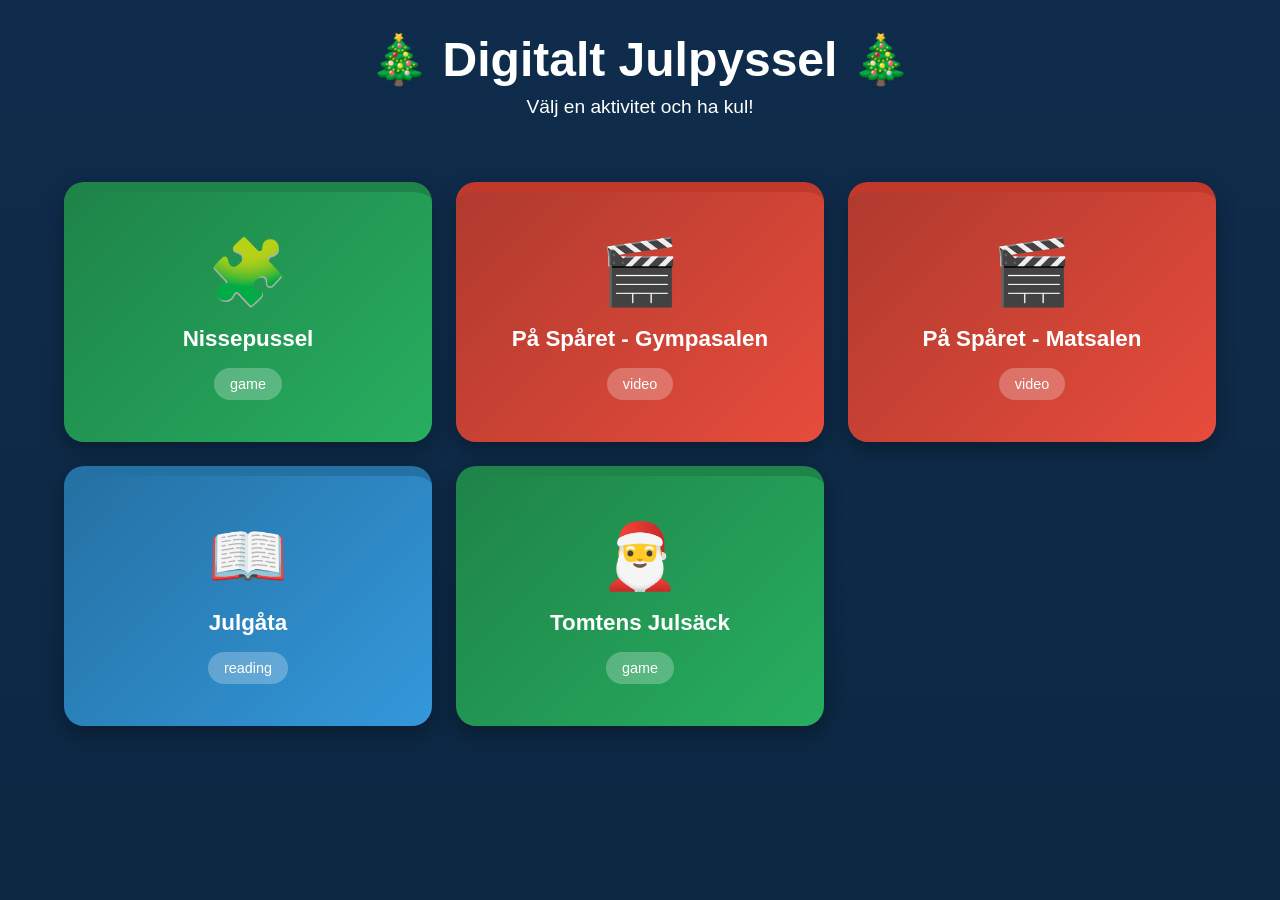
<file: index.html>
<!DOCTYPE html>
<html lang="sv">
<head>
    <meta charset="UTF-8">
    <meta name="viewport" content="width=device-width, initial-scale=1.0">
    <title>Digitalt Julpyssel</title>

    <link rel="stylesheet" href="css/style.css">
</head>
<body>

    <!-- Snöeffekt -->
    <div id="snow-container"></div>

    <header class="hero">
        <h1>🎄 Digitalt Julpyssel 🎄</h1>
        <p>Välj en aktivitet och ha kul!</p>
    </header>

    <main>
        <section id="activity-grid" class="activity-grid">
            <!-- Skapas automatiskt med JavaScript -->
        </section>
    </main>

    <!-- Modal -->
    <div id="modal" class="modal hidden">

        <div class="modal-content">

            <button id="closeModal" class="close-btn">
                ✖ Stäng
            </button>

            <div id="modal-body">
                <!-- Innehåll laddas här -->
            </div>

        </div>

    </div>

    <script src="js/app.js"></script>

</body>
</html>
</file>
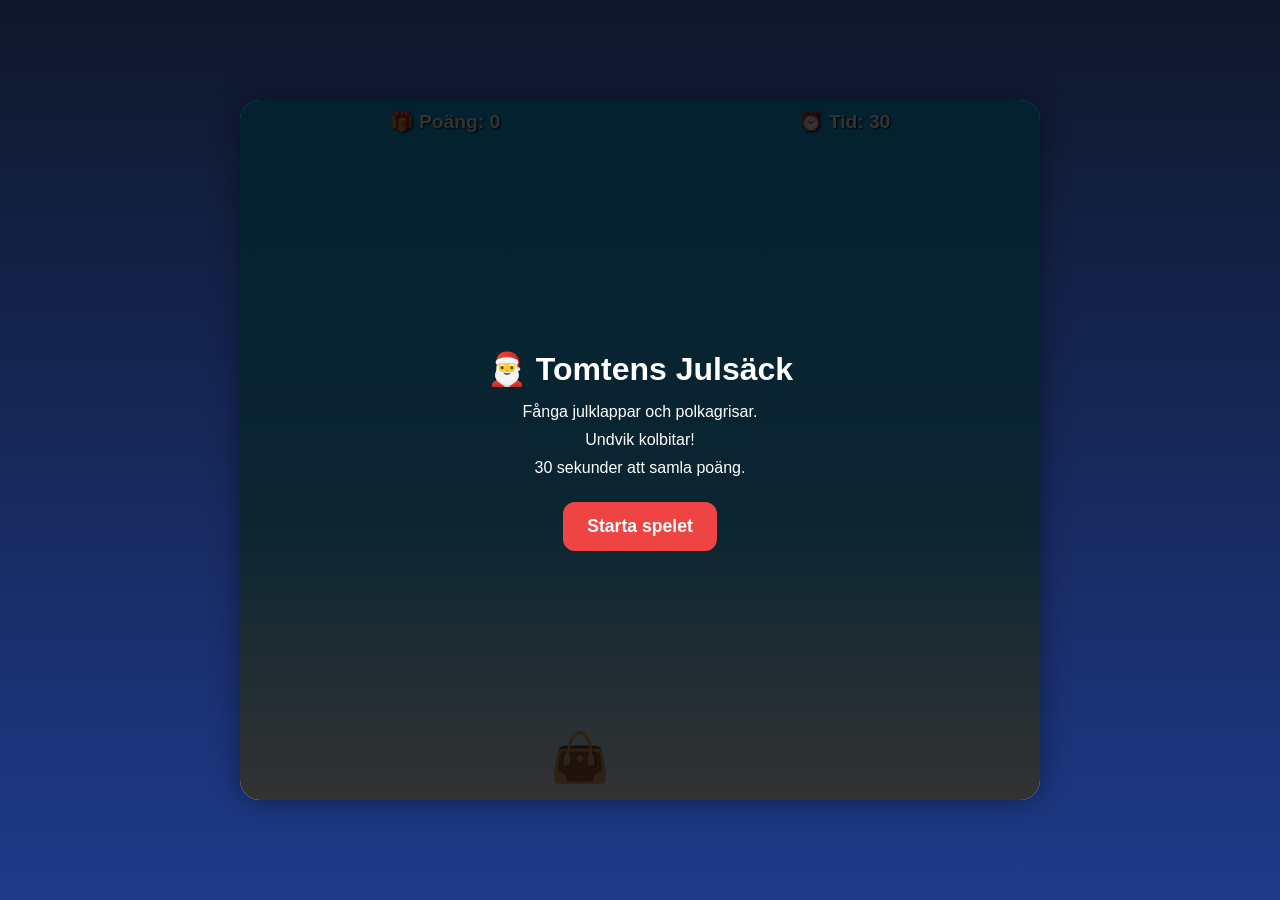
<file: games/julsacken.html>
<!DOCTYPE html>
<html lang="sv">
<head>
<meta charset="UTF-8">
<meta name="viewport" content="width=device-width, initial-scale=1.0">

<title>Tomtens Julsäck</title>

<style>
*{
    box-sizing:border-box;
    margin:0;
    padding:0;
}

body{
    font-family: "Segoe UI", sans-serif;
    background: linear-gradient(to bottom, #0f172a, #1e3a8a);
    display:flex;
    justify-content:center;
    align-items:center;
    min-height:100vh;
    overflow:hidden;
}

#game{
    width:min(95vw, 800px);
    height:min(85vh, 700px);
    background:
        linear-gradient(to bottom,
        #0ea5e9 0%,
        #38bdf8 60%,
        #ffffff 100%);
    border-radius:20px;
    position:relative;
    overflow:hidden;
    box-shadow:0 0 30px rgba(0,0,0,0.4);
}

#hud{
    position:absolute;
    top:10px;
    left:0;
    right:0;
    display:flex;
    justify-content:space-around;
    z-index:10;
    font-size:1.2rem;
    font-weight:bold;
    color:#fff;
    text-shadow:1px 1px 2px #000;
}

#player{
    position:absolute;
    bottom:15px;
    width:80px;
    height:55px;
    font-size:3rem;
    display:flex;
    justify-content:center;
    align-items:center;
    user-select:none;
}

.item{
    position:absolute;
    width:50px;
    height:50px;
    font-size:2rem;
    display:flex;
    justify-content:center;
    align-items:center;
}

.message{
    position:absolute;
    font-size:1.5rem;
    font-weight:bold;
    pointer-events:none;
    animation:pop 0.8s forwards;
}

.good{
    color:green;
}

.bad{
    color:red;
}

@keyframes pop{
    0%{
        opacity:1;
        transform:translateY(0);
    }
    100%{
        opacity:0;
        transform:translateY(-50px);
    }
}

#startScreen,
#endScreen{
    position:absolute;
    inset:0;
    background:rgba(0,0,0,0.8);
    color:white;
    display:flex;
    flex-direction:column;
    justify-content:center;
    align-items:center;
    text-align:center;
    padding:20px;
    z-index:20;
}

h1{
    margin-bottom:15px;
}

p{
    margin-bottom:10px;
}

button{
    padding:14px 24px;
    border:none;
    border-radius:12px;
    cursor:pointer;
    font-size:1.1rem;
    font-weight:bold;
    background:#ef4444;
    color:white;
    margin-top:15px;
}

button:hover{
    background:#dc2626;
}

#snow{
    position:absolute;
    inset:0;
    pointer-events:none;
}

.snowflake{
    position:absolute;
    color:white;
    opacity:0.8;
    animation:snowfall linear forwards;
}

@keyframes snowfall{
    from{
        transform:translateY(-20px);
    }
    to{
        transform:translateY(800px);
    }
}
</style>
</head>
<body>

<div id="game">

    <div id="hud">
        <div>🎁 Poäng: <span id="score">0</span></div>
        <div>⏰ Tid: <span id="time">30</span></div>
    </div>

    <div id="snow"></div>

    <div id="player">👜</div>

    <div id="startScreen">
        <h1>🎅 Tomtens Julsäck</h1>
        <p>Fånga julklappar och polkagrisar.</p>
        <p>Undvik kolbitar!</p>
        <p>30 sekunder att samla poäng.</p>
        <button id="startBtn">Starta spelet</button>
    </div>

    <div id="endScreen" style="display:none;">
        <h1>🎄 Tiden är ute!</h1>
        <h2>Poäng: <span id="finalScore"></span></h2>
        <button id="restartBtn">Spela igen</button>
    </div>

</div>

<script>
const game = document.getElementById("game");
const player = document.getElementById("player");
const scoreEl = document.getElementById("score");
const timeEl = document.getElementById("time");

const startScreen = document.getElementById("startScreen");
const endScreen = document.getElementById("endScreen");
const finalScore = document.getElementById("finalScore");

let score = 0;
let timeLeft = 30;
let gameRunning = false;

let playerX = 300;

const items = [];

function updatePlayer() {
    player.style.left = playerX + "px";
}

function spawnItem() {

    const types = [
        { emoji: "🎁", points: 10 },
        { emoji: "🍭", points: 5 },
        { emoji: "🪨", points: -10 }
    ];

    const type = types[Math.floor(Math.random() * types.length)];

    const item = document.createElement("div");
    item.className = "item";
    item.textContent = type.emoji;

    const x = Math.random() * (game.clientWidth - 50);

    item.style.left = x + "px";
    item.style.top = "-50px";

    game.appendChild(item);

    items.push({
        element: item,
        x: x,
        y: -50,
        points: type.points
    });
}

function gameLoop() {

    if (!gameRunning) return;

    for (let i = items.length - 1; i >= 0; i--) {

        const item = items[i];

        item.y += 4;

        item.element.style.top = item.y + "px";

        const playerRect = player.getBoundingClientRect();
        const itemRect = item.element.getBoundingClientRect();

        const hit =
            playerRect.left < itemRect.right &&
            playerRect.right > itemRect.left &&
            playerRect.top < itemRect.bottom &&
            playerRect.bottom > itemRect.top;

        if (hit) {

            score += item.points;
            scoreEl.textContent = score;

            item.element.remove();
            items.splice(i, 1);

            continue;
        }

        if (item.y > game.clientHeight) {

            item.element.remove();
            items.splice(i, 1);
        }
    }

    requestAnimationFrame(gameLoop);
}

function startGame() {

    score = 0;
    timeLeft = 30;

    scoreEl.textContent = score;
    timeEl.textContent = timeLeft;

    startScreen.style.display = "none";
    endScreen.style.display = "none";

    gameRunning = true;

    const spawnInterval = setInterval(() => {

        if (gameRunning) {
            spawnItem();
        }

    }, 500);

    const timer = setInterval(() => {

        timeLeft--;

        timeEl.textContent = timeLeft;

        if (timeLeft <= 0) {

            gameRunning = false;

            clearInterval(timer);
            clearInterval(spawnInterval);

            finalScore.textContent = score;

            endScreen.style.display = "flex";
        }

    }, 1000);

    gameLoop();
}

document.getElementById("startBtn")
    .addEventListener("click", startGame);

document.getElementById("restartBtn")
    .addEventListener("click", startGame);

window.addEventListener("keydown", (e) => {

    if (!gameRunning) return;

    if (e.key === "ArrowLeft") {
        playerX -= 25;
    }

    if (e.key === "ArrowRight") {
        playerX += 25;
    }

    playerX = Math.max(
        0,
        Math.min(game.clientWidth - 80, playerX)
    );

    updatePlayer();
});

game.addEventListener("mousemove", (e) => {

    if (!gameRunning) return;

    const rect = game.getBoundingClientRect();

    playerX = e.clientX - rect.left - 40;

    playerX = Math.max(
        0,
        Math.min(game.clientWidth - 80, playerX)
    );

    updatePlayer();
});

game.addEventListener("touchmove", (e) => {

    if (!gameRunning) return;

    const touch = e.touches[0];
    const rect = game.getBoundingClientRect();

    playerX = touch.clientX - rect.left - 40;

    playerX = Math.max(
        0,
        Math.min(game.clientWidth - 80, playerX)
    );

    updatePlayer();
});

updatePlayer();
</script>
</body>
</html>
</file>
<file: css/style.css>
* {
    margin: 0;
    padding: 0;
    box-sizing: border-box;
}

:root {
    --bg-dark: #0b2742;
    --card-red: #c0392b;
    --card-green: #1e8449;
    --card-blue: #2471a3;
    --text-light: #ffffff;
    --shadow: rgba(0,0,0,0.25);
}

body {
    font-family: "Segoe UI", sans-serif;
    background:
        linear-gradient(
            180deg,
            #102c4c 0%,
            #0b2742 100%
        );

    color: white;

    min-height: 100vh;
}

header {
    text-align: center;
    padding: 2rem 1rem;
}

header h1 {
    font-size: 3rem;
}

header p {
    margin-top: .5rem;
    font-size: 1.2rem;
}

/* GRID */

#activity-grid {

    width: min(1300px, 95%);

    margin: 0 auto;

    display: grid;

    grid-template-columns:
        repeat(
            auto-fit,
            minmax(280px, 1fr)
        );

    gap: 1.5rem;

    padding: 2rem;
}

}

/* KORT */

.activity-card {
    background: white;

    color: #222;

    border-radius: 18px;

    padding: 1.5rem;

    text-align: center;

    cursor: pointer;

    transition:
        transform .25s ease,
        box-shadow .25s ease;

    box-shadow:
        0 6px 14px var(--shadow);

    min-height: 220px;

    display: flex;
    flex-direction: column;
    justify-content: center;
}

.activity-card:hover {
    transform:
        translateY(-8px)
        scale(1.02);

    box-shadow:
        0 12px 24px rgba(0,0,0,.35);
}

.activity-card .icon {
    font-size: 4rem;
    margin-bottom: 1rem;
}

.activity-card h3 {
    font-size: 1.3rem;
}

/* KATEGORIFÄRGER */

.activity-card.game {
    border-top: 10px solid var(--card-green);
}

.activity-card.video {
    border-top: 10px solid var(--card-red);
}

.activity-card.reading {
    border-top: 10px solid var(--card-blue);
}

/* RESPONSIVT */

@media (max-width: 768px) {

    header h1 {
        font-size: 2rem;
    }

    .activity-card {
        min-height: 180px;
    }
}

/* MODAL FÖRBEREDNING */

.hidden {
    display: none;
}
.activity-card {
    border: none;
    border-radius: 20px;

    min-height: 260px;

    padding: 1.5rem;

    cursor: pointer;

    color: white;

    display: flex;
    flex-direction: column;
    justify-content: center;
    align-items: center;

    text-align: center;

    transition: all .25s ease;

    box-shadow:
        0 8px 20px rgba(0,0,0,.3);
}

/* Färger beroende på typ */

.activity-card.game {
    background:
        linear-gradient(
            135deg,
            #1e8449,
            #27ae60
        );
}

.activity-card.video {
    background:
        linear-gradient(
            135deg,
            #b03a2e,
            #e74c3c
        );
}

.activity-card.reading {
    background:
        linear-gradient(
            135deg,
            #2471a3,
            #3498db
        );
}

/* Hover */

.activity-card:hover {

    transform:
        translateY(-8px)
        scale(1.03);

    box-shadow:
        0 14px 30px rgba(0,0,0,.35);
}

/* Klickeffekt */

.activity-card:active {

    transform:
        scale(0.96);
}

/* Ikon */

.card-icon {
    font-size: 4rem;
    margin-bottom: 1rem;
}

/* Titel */

.activity-card h3 {

    font-size: 1.4rem;

    margin-bottom: 1rem;
}

/* Tag */

.card-tag {

    background: rgba(255,255,255,.25);

    padding: .5rem 1rem;

    border-radius: 999px;

    font-size: .9rem;
}
</file>
